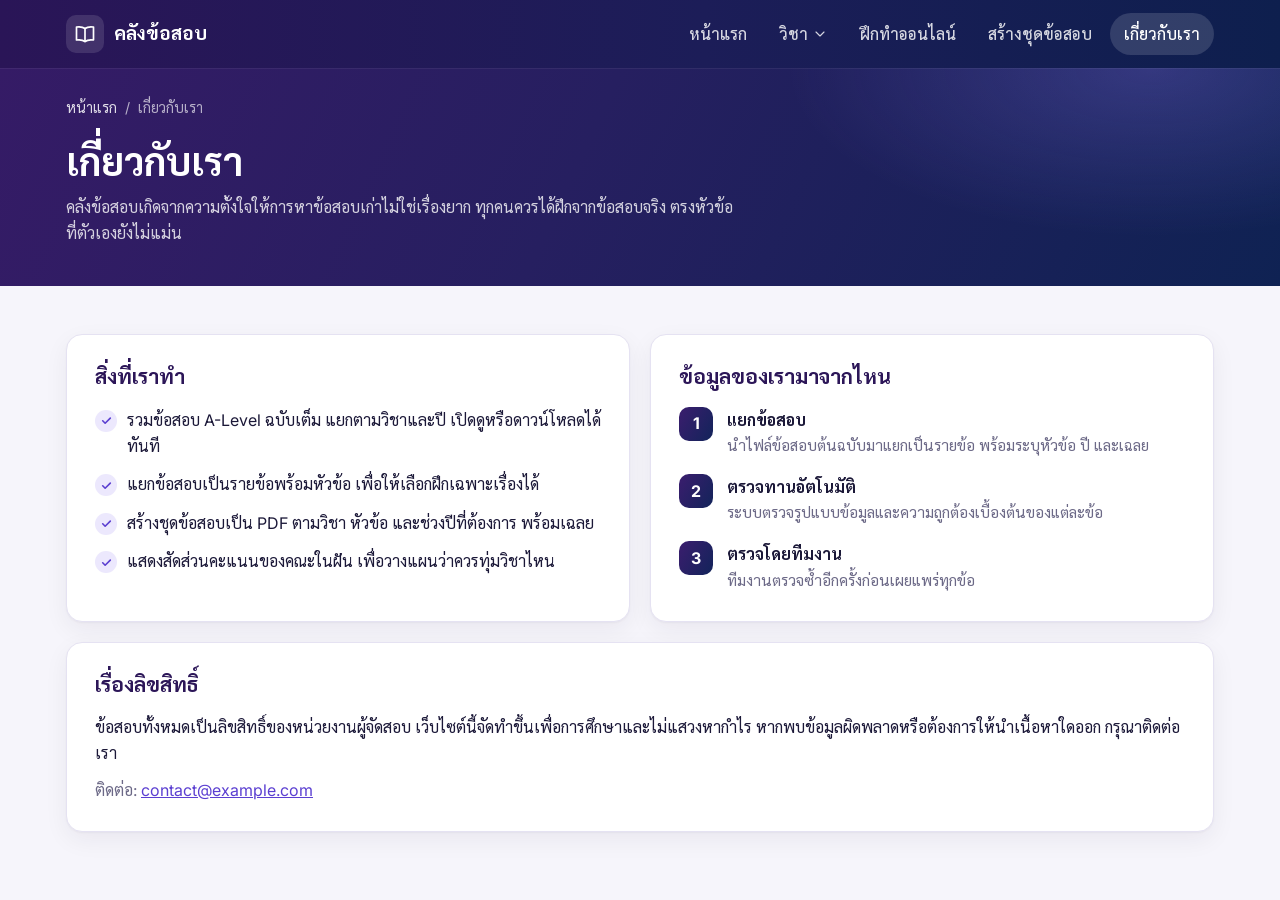
<file: site/about.html>
<!DOCTYPE html>
<html lang="th">
<head>
  <meta charset="UTF-8">
  <meta name="viewport" content="width=device-width, initial-scale=1">
  <title>เกี่ยวกับเรา | คลังข้อสอบ</title>
  <meta name="description" content="ที่มาของคลังข้อสอบ และวิธีที่เราเตรียมข้อมูลข้อสอบ">
  <link rel="icon" href="images/favicon.svg" type="image/svg+xml">
  <link rel="preconnect" href="https://fonts.googleapis.com">
  <link rel="preconnect" href="https://fonts.gstatic.com" crossorigin>
  <link rel="stylesheet" href="https://fonts.googleapis.com/css2?family=Inter:wght@400;500;600;700&family=Sarabun:wght@400;500;600;700&display=swap">
  <link rel="stylesheet" href="css/style.css">
</head>
<body>
  <header id="site-header" class="site-header"></header>

  <main>
    <section class="page-hero">
      <div class="container">
        <nav class="crumbs" aria-label="เส้นทาง">
          <a href="index.html">หน้าแรก</a>
          <span aria-hidden="true">/</span>
          <span>เกี่ยวกับเรา</span>
        </nav>
        <h1>เกี่ยวกับเรา</h1>
        <p class="lead">คลังข้อสอบเกิดจากความตั้งใจให้การหาข้อสอบเก่าไม่ใช่เรื่องยาก ทุกคนควรได้ฝึกจากข้อสอบจริง ตรงหัวข้อที่ตัวเองยังไม่แม่น</p>
      </div>
    </section>

    <section class="section container about-grid">
      <article class="info-card">
        <h2>สิ่งที่เราทำ</h2>
        <ul class="check-list">
          <li>รวมข้อสอบ A-Level ฉบับเต็ม แยกตามวิชาและปี เปิดดูหรือดาวน์โหลดได้ทันที</li>
          <li>แยกข้อสอบเป็นรายข้อพร้อมหัวข้อ เพื่อให้เลือกฝึกเฉพาะเรื่องได้</li>
          <li>สร้างชุดข้อสอบเป็น PDF ตามวิชา หัวข้อ และช่วงปีที่ต้องการ พร้อมเฉลย</li>
          <li>แสดงสัดส่วนคะแนนของคณะในฝัน เพื่อวางแผนว่าควรทุ่มวิชาไหน</li>
        </ul>
      </article>

      <article class="info-card">
        <h2>ข้อมูลของเรามาจากไหน</h2>
        <ol class="steps">
          <li>
            <span class="step-no">1</span>
            <div><strong>แยกข้อสอบ</strong><p>นำไฟล์ข้อสอบต้นฉบับมาแยกเป็นรายข้อ พร้อมระบุหัวข้อ ปี และเฉลย</p></div>
          </li>
          <li>
            <span class="step-no">2</span>
            <div><strong>ตรวจทานอัตโนมัติ</strong><p>ระบบตรวจรูปแบบข้อมูลและความถูกต้องเบื้องต้นของแต่ละข้อ</p></div>
          </li>
          <li>
            <span class="step-no">3</span>
            <div><strong>ตรวจโดยทีมงาน</strong><p>ทีมงานตรวจซ้ำอีกครั้งก่อนเผยแพร่ทุกข้อ</p></div>
          </li>
        </ol>
      </article>

      <article class="info-card info-card-wide">
        <h2>เรื่องลิขสิทธิ์</h2>
        <p>ข้อสอบทั้งหมดเป็นลิขสิทธิ์ของหน่วยงานผู้จัดสอบ เว็บไซต์นี้จัดทำขึ้นเพื่อการศึกษาและไม่แสวงหากำไร หากพบข้อมูลผิดพลาดหรือต้องการให้นำเนื้อหาใดออก กรุณาติดต่อเรา</p>
        <p class="muted">ติดต่อ: <a href="mailto:contact@example.com">contact@example.com</a></p>
      </article>
    </section>
  </main>


  <script src="js/data.js"></script>
  <script src="js/common.js"></script>
  <script src="js/about.js"></script>
</body>
</html>
</file>
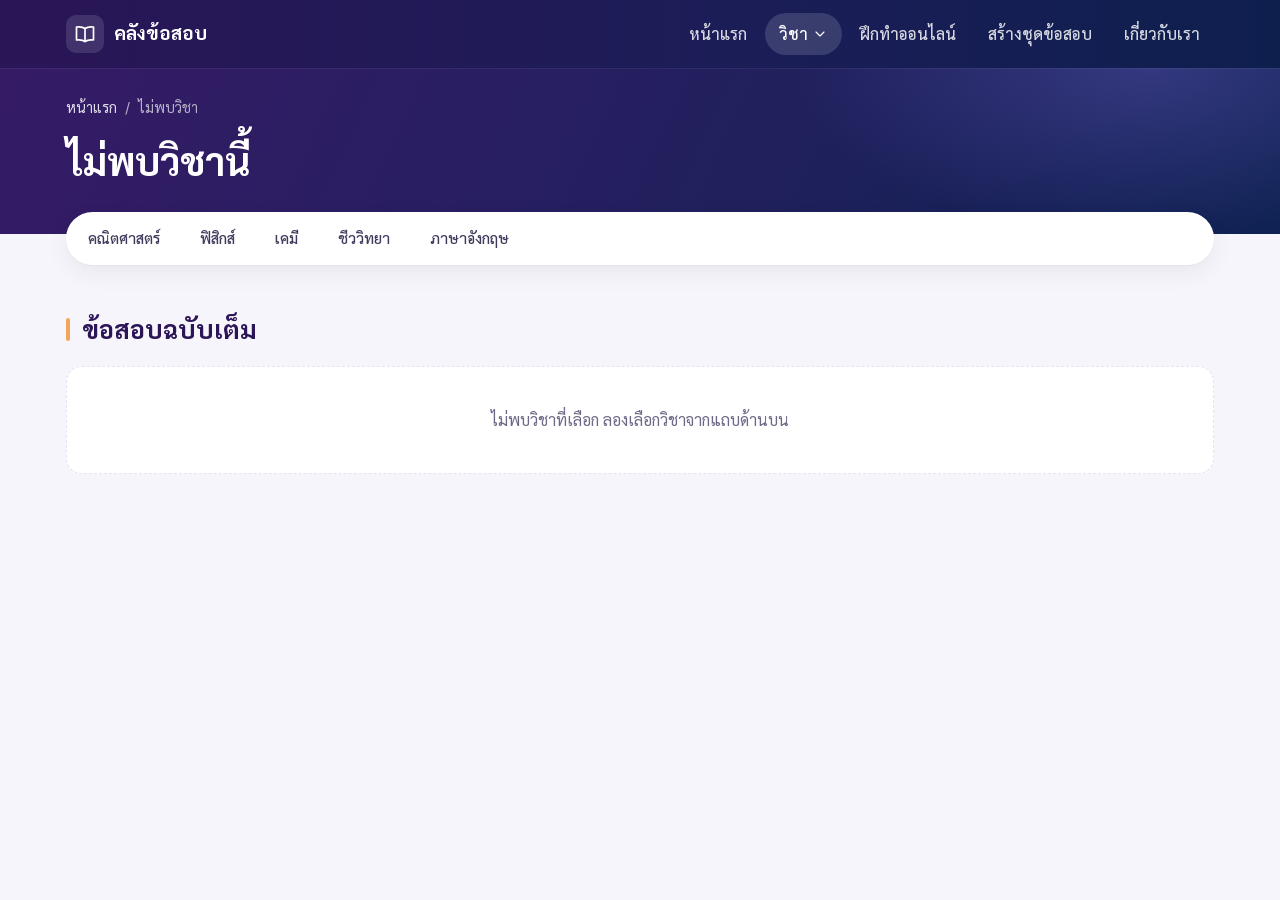
<file: site/subject.html>
<!DOCTYPE html>
<html lang="th">
<head>
  <meta charset="UTF-8">
  <meta name="viewport" content="width=device-width, initial-scale=1">
  <title>ข้อสอบรายวิชา | คลังข้อสอบ</title>
  <meta name="description" content="ข้อสอบ A-Level ฉบับเต็ม แยกตามปี เปิดดูและดาวน์โหลด PDF ได้">
  <link rel="icon" href="images/favicon.svg" type="image/svg+xml">
  <link rel="preconnect" href="https://fonts.googleapis.com">
  <link rel="preconnect" href="https://fonts.gstatic.com" crossorigin>
  <link rel="stylesheet" href="https://fonts.googleapis.com/css2?family=Inter:wght@400;500;600;700&family=Sarabun:wght@400;500;600;700&display=swap">
  <link rel="stylesheet" href="css/style.css">
</head>
<body>
  <header id="site-header" class="site-header"></header>

  <main>
    <section class="page-hero">
      <div class="container">
        <nav class="crumbs" aria-label="เส้นทาง">
          <a href="index.html">หน้าแรก</a>
          <span aria-hidden="true">/</span>
          <span id="crumb-name">วิชา</span>
        </nav>
        <div class="page-hero-row">
          <span class="page-hero-icon" id="subject-icon"></span>
          <div>
            <h1 id="subject-name">กำลังโหลด…</h1>
            <p class="lead" id="subject-desc"></p>
          </div>
        </div>
      </div>
    </section>

    <div class="container">
      <nav class="tabs" id="subject-tabs" aria-label="เลือกวิชา"></nav>
      <nav class="tabs tabs-sub" id="test-tabs" aria-label="เลือกประเภทข้อสอบ" hidden></nav>
    </div>

    <section class="section container" aria-labelledby="exam-title">
      <div class="section-head">
        <h2 class="section-title" id="exam-title">ข้อสอบฉบับเต็ม</h2>
        <div class="head-actions">
          <a class="btn btn-primary" id="practice-link" href="online.html">ฝึกทำออนไลน์</a>
          <a class="btn btn-soft" id="create-link" href="create.html">สร้างชุดข้อสอบวิชานี้</a>
        </div>
      </div>
      <ul class="exam-list" id="exam-list">
        <li class="skeleton-row"></li>
        <li class="skeleton-row"></li>
      </ul>
    </section>
  </main>


  <script src="js/data.js"></script>
  <script src="js/common.js"></script>
  <script src="js/subject.js"></script>
</body>
</html>
</file>
<file: site/css/style.css>
:root {
  --plum-900: #1f0f40;
  --plum-800: #2c1658;
  --plum-700: #3b1d6e;
  --navy-800: #12245a;
  --navy-900: #0c1a42;
  --grad-bar: linear-gradient(90deg, #2a1557 0%, #1c1d58 55%, #0e1f4e 100%);
  --grad-hero: linear-gradient(115deg, #351b66 0%, #261f60 45%, #0f2253 100%);
  --violet-700: #4a31b8;
  --violet-600: #5b3fd1;
  --violet-500: #7058e3;
  --violet-200: #d7cffb;
  --violet-100: #ece8fd;
  --violet-50: #f6f4ff;
  --blue-600: #2f5fd0;
  --orange: #f2a65a;
  --ink: #1b1838;
  --ink-2: #3d3a5c;
  --muted: #6c6987;
  --line: #e5e2f2;
  --bg: #f6f5fb;
  --card: #ffffff;
  --ok: #1f8a5b;
  --ok-bg: #e5f6ee;
  --warn: #9a5b12;
  --warn-bg: #fff2df;
  --radius: 16px;
  --radius-sm: 10px;
  --shadow: 0 1px 2px rgba(27, 24, 56, 0.04), 0 8px 24px rgba(27, 24, 56, 0.06);
  --shadow-lg: 0 12px 32px rgba(27, 24, 56, 0.14);
  --font: "Inter", "Sarabun", system-ui, -apple-system, "Segoe UI", sans-serif;
  --header-h: 68px;
}

*,
*::before,
*::after {
  box-sizing: border-box;
}

html {
  scroll-behavior: smooth;
  scroll-padding-top: calc(var(--header-h) + 16px);
  -webkit-text-size-adjust: 100%;
}

body {
  margin: 0;
  min-height: 100vh;
  display: flex;
  flex-direction: column;
  background: var(--bg);
  color: var(--ink);
  font-family: var(--font);
  font-size: 16px;
  line-height: 1.65;
  -webkit-font-smoothing: antialiased;
}

main {
  flex: 1;
}

img {
  max-width: 100%;
  height: auto;
}

a {
  color: var(--violet-600);
}

h1,
h2,
h3 {
  line-height: 1.3;
  margin: 0;
}

p {
  margin: 0;
}

button,
input,
select {
  font: inherit;
  color: inherit;
}

:focus-visible {
  outline: 3px solid var(--violet-500);
  outline-offset: 2px;
  border-radius: 6px;
}

[hidden] {
  display: none !important;
}

.container {
  width: 100%;
  max-width: 1180px;
  margin: 0 auto;
  padding: 0 16px;
}

.muted {
  color: var(--muted);
}

.icon {
  width: 24px;
  height: 24px;
  flex-shrink: 0;
}

.icon-sm {
  width: 16px;
  height: 16px;
}

.icon-lg {
  width: 40px;
  height: 40px;
}

.site-header {
  position: sticky;
  top: 0;
  z-index: 50;
  background: var(--grad-bar);
  color: #fff;
  min-height: var(--header-h);
  box-shadow: 0 1px 0 rgba(255, 255, 255, 0.06);
}

.nav-bar {
  display: flex;
  align-items: center;
  gap: 24px;
  height: var(--header-h);
}

.brand {
  display: inline-flex;
  align-items: center;
  gap: 10px;
  color: #fff;
  text-decoration: none;
  font-weight: 700;
  font-size: 1.2rem;
}

.brand-mark {
  display: grid;
  place-items: center;
  width: 38px;
  height: 38px;
  border-radius: 10px;
  background: rgba(255, 255, 255, 0.12);
  color: #fff;
}

.nav {
  display: flex;
  align-items: center;
  gap: 4px;
  margin-left: auto;
}

.nav-link {
  display: inline-flex;
  align-items: center;
  gap: 4px;
  padding: 8px 14px;
  border: 0;
  border-radius: 999px;
  background: transparent;
  color: rgba(255, 255, 255, 0.82);
  text-decoration: none;
  font-weight: 500;
  cursor: pointer;
  transition: background 0.15s, color 0.15s;
}

.nav-link:hover {
  color: #fff;
  background: rgba(255, 255, 255, 0.08);
}

.nav-link.is-active {
  color: #fff;
  background: rgba(255, 255, 255, 0.14);
}

.nav-dropdown {
  position: relative;
}

.dropdown-toggle .icon {
  transition: transform 0.2s;
}

.nav-dropdown.is-open .dropdown-toggle .icon {
  transform: rotate(180deg);
}

.dropdown-menu {
  position: absolute;
  top: calc(100% + 10px);
  left: 50%;
  transform: translateX(-50%);
  min-width: 260px;
  padding: 8px;
  border-radius: 14px;
  background: #fff;
  box-shadow: var(--shadow-lg);
  display: none;
}

.nav-dropdown.is-open .dropdown-menu {
  display: block;
}

.dropdown-item {
  display: flex;
  align-items: center;
  gap: 12px;
  padding: 10px 12px;
  border-radius: 10px;
  color: var(--ink);
  text-decoration: none;
  font-weight: 500;
}

.dropdown-item .icon {
  color: var(--violet-600);
  width: 20px;
  height: 20px;
}

.dropdown-item:hover {
  background: var(--violet-50);
}

.nav-toggle {
  display: none;
  margin-left: auto;
  width: 42px;
  height: 42px;
  border: 0;
  border-radius: 10px;
  background: rgba(255, 255, 255, 0.1);
  color: #fff;
  cursor: pointer;
  place-items: center;
}

.btn {
  display: inline-flex;
  align-items: center;
  justify-content: center;
  gap: 8px;
  padding: 11px 22px;
  border: 1.5px solid transparent;
  border-radius: 999px;
  font-weight: 600;
  text-decoration: none;
  cursor: pointer;
  white-space: nowrap;
  transition: transform 0.15s, background 0.15s, box-shadow 0.15s, border-color 0.15s;
}

.btn:active {
  transform: translateY(1px);
}

.btn:disabled {
  opacity: 0.5;
  cursor: not-allowed;
}

.btn-sm {
  padding: 7px 14px;
  font-size: 0.92rem;
}

.btn-primary {
  background: linear-gradient(120deg, var(--violet-600), var(--blue-600));
  color: #fff;
  box-shadow: 0 6px 16px rgba(74, 49, 184, 0.28);
}

.btn-primary:hover:not(:disabled) {
  box-shadow: 0 8px 22px rgba(74, 49, 184, 0.38);
}

.btn-light {
  background: #fff;
  color: var(--plum-700);
}

.btn-light:hover {
  background: var(--violet-100);
}

.btn-outline-light {
  border-color: rgba(255, 255, 255, 0.45);
  color: #fff;
}

.btn-outline-light:hover {
  background: rgba(255, 255, 255, 0.1);
}

.btn-soft {
  background: var(--violet-100);
  color: var(--violet-700);
}

.btn-soft:hover {
  background: var(--violet-200);
}

.btn-ghost-dark {
  border-color: var(--line);
  color: var(--ink-2);
  background: #fff;
}

.btn-ghost-dark:hover {
  border-color: var(--violet-200);
}

.link-btn {
  padding: 0;
  border: 0;
  background: none;
  color: var(--violet-600);
  font-weight: 600;
  font-size: 0.9rem;
  cursor: pointer;
}

.link-btn:hover {
  text-decoration: underline;
}

.hero {
  position: relative;
  overflow: hidden;
  background: radial-gradient(600px 300px at 85% 10%, rgba(143, 124, 247, 0.28), transparent 70%),
    radial-gradient(500px 260px at 10% 110%, rgba(47, 95, 208, 0.35), transparent 70%), var(--grad-hero);
  color: #fff;
}

.hero-inner {
  display: grid;
  grid-template-columns: 1.25fr 0.75fr;
  align-items: center;
  gap: 32px;
  padding-top: 64px;
  padding-bottom: 72px;
}

.eyebrow {
  display: inline-block;
  margin-bottom: 14px;
  padding: 4px 12px;
  border-radius: 999px;
  background: rgba(255, 255, 255, 0.12);
  font-size: 0.85rem;
  font-weight: 600;
}

.hero h1 {
  font-size: clamp(2rem, 4.6vw, 3.2rem);
  font-weight: 700;
}

.hero .lead {
  margin-top: 12px;
  font-size: clamp(1.05rem, 1.8vw, 1.25rem);
  color: rgba(255, 255, 255, 0.82);
  max-width: 34em;
}

.hero-actions {
  display: flex;
  flex-wrap: wrap;
  gap: 12px;
  margin-top: 28px;
}

.hero-art svg {
  width: 100%;
  max-width: 380px;
  height: auto;
  display: block;
  margin-left: auto;
}

.page-hero {
  background: radial-gradient(520px 240px at 90% 0%, rgba(143, 124, 247, 0.25), transparent 70%), var(--grad-hero);
  color: #fff;
  padding: 28px 0 40px;
}

.page-hero h1 {
  font-size: clamp(1.7rem, 3.6vw, 2.4rem);
}

.page-hero .lead {
  margin-top: 6px;
  color: rgba(255, 255, 255, 0.8);
  max-width: 42em;
}

.page-hero-row {
  display: flex;
  align-items: center;
  gap: 18px;
}

.page-hero-icon {
  display: grid;
  place-items: center;
  width: 64px;
  height: 64px;
  border-radius: 18px;
  background: rgba(255, 255, 255, 0.12);
  flex-shrink: 0;
}

.page-hero-icon .icon {
  width: 34px;
  height: 34px;
}

.page-hero-icon:empty {
  display: none;
}

.crumbs {
  display: flex;
  flex-wrap: wrap;
  gap: 8px;
  margin-bottom: 18px;
  font-size: 0.9rem;
  color: rgba(255, 255, 255, 0.65);
}

.crumbs a {
  color: rgba(255, 255, 255, 0.85);
  text-decoration: none;
}

.crumbs a:hover {
  text-decoration: underline;
}

.section {
  padding-top: 48px;
  padding-bottom: 8px;
}

.section:last-child {
  padding-bottom: 64px;
}

.section-head {
  display: flex;
  align-items: center;
  justify-content: space-between;
  flex-wrap: wrap;
  gap: 12px;
  margin-bottom: 20px;
}

.section-head .section-title {
  margin-bottom: 0;
}

.section-title {
  position: relative;
  padding-left: 16px;
  margin-bottom: 20px;
  font-size: clamp(1.35rem, 2.4vw, 1.6rem);
  font-weight: 700;
  color: var(--plum-800);
}

.section-title::before {
  content: "";
  position: absolute;
  left: 0;
  top: 0.2em;
  bottom: 0.2em;
  width: 4px;
  border-radius: 4px;
  background: var(--orange);
}

.section-sub {
  margin: -10px 0 20px;
  color: var(--muted);
}

.subject-grid {
  display: grid;
  grid-template-columns: repeat(3, minmax(0, 1fr));
  gap: 16px;
}

.subject-card {
  display: flex;
  align-items: center;
  gap: 16px;
  padding: 20px;
  border: 1px solid var(--line);
  border-radius: var(--radius);
  background: var(--card);
  color: var(--ink);
  text-decoration: none;
  box-shadow: var(--shadow);
  transition: transform 0.18s, border-color 0.18s, box-shadow 0.18s;
}

.subject-card:hover {
  transform: translateY(-3px);
  border-color: var(--violet-200);
  box-shadow: var(--shadow-lg);
}

.subject-icon {
  display: grid;
  place-items: center;
  width: 56px;
  height: 56px;
  border-radius: 14px;
  background: var(--violet-50);
  color: var(--violet-600);
  flex-shrink: 0;
}

.subject-icon .icon {
  width: 30px;
  height: 30px;
}

.subject-text {
  display: flex;
  flex-direction: column;
  min-width: 0;
  padding-left: 16px;
  border-left: 1px solid var(--line);
}

.subject-text strong {
  font-size: 1.12rem;
  color: var(--plum-800);
}

.subject-text span {
  color: var(--muted);
  font-size: 0.92rem;
}

.subject-arrow {
  margin-left: auto;
  color: var(--plum-700);
  transition: transform 0.18s;
}

.subject-card:hover .subject-arrow {
  transform: translateX(3px);
}

.skeleton-card,
.skeleton-row {
  height: 98px;
  border-radius: var(--radius);
  background: linear-gradient(90deg, #eeecf6 0%, #f7f6fc 50%, #eeecf6 100%);
  background-size: 200% 100%;
  animation: shimmer 1.4s infinite;
  list-style: none;
}

.skeleton-row {
  height: 84px;
}

@keyframes shimmer {
  from {
    background-position: 200% 0;
  }
  to {
    background-position: -200% 0;
  }
}

.dream-card {
  display: grid;
  grid-template-columns: 320px 1fr;
  gap: 28px;
  padding: 28px;
  border: 1px solid var(--line);
  border-radius: var(--radius);
  background: var(--card);
  box-shadow: var(--shadow);
}

.dream-controls {
  display: flex;
  flex-direction: column;
  gap: 18px;
}

.dream-result {
  min-height: 200px;
  padding-left: 28px;
  border-left: 1px solid var(--line);
}

.dream-empty {
  display: flex;
  flex-direction: column;
  align-items: center;
  justify-content: center;
  gap: 10px;
  height: 100%;
  min-height: 200px;
  color: var(--muted);
  text-align: center;
}

.dream-empty .icon {
  color: var(--violet-200);
}

.dream-head {
  display: flex;
  justify-content: space-between;
  align-items: flex-start;
  gap: 12px;
  margin-bottom: 18px;
}

.dream-uni {
  font-size: 0.9rem;
  font-weight: 600;
  color: var(--violet-600);
}

.dream-head h3 {
  font-size: 1.35rem;
  color: var(--plum-800);
}

.stack-bar {
  display: flex;
  height: 14px;
  overflow: hidden;
  border-radius: 999px;
  background: var(--violet-50);
  gap: 2px;
}

.stack-seg {
  display: block;
  height: 100%;
}

.weight-list {
  list-style: none;
  margin: 18px 0 0;
  padding: 0;
  display: grid;
  gap: 4px;
}

.weight-row {
  display: grid;
  grid-template-columns: 12px 1fr auto auto;
  align-items: center;
  gap: 12px;
  padding: 10px 4px;
  border-bottom: 1px dashed var(--line);
}

.weight-row:last-child {
  border-bottom: 0;
}

.weight-dot {
  width: 12px;
  height: 12px;
  border-radius: 4px;
}

.weight-name {
  min-width: 0;
}

.weight-link {
  display: inline-flex;
  align-items: center;
  gap: 2px;
  font-size: 0.85rem;
  font-weight: 600;
  text-decoration: none;
}

.weight-link:hover {
  text-decoration: underline;
}

.weight-pct {
  min-width: 3.2em;
  text-align: right;
  font-weight: 700;
  font-variant-numeric: tabular-nums;
  color: var(--plum-800);
}

.dream-note {
  margin-top: 14px;
  font-size: 0.85rem;
  color: var(--muted);
}

.badge {
  display: inline-flex;
  align-items: center;
  gap: 4px;
  padding: 4px 12px;
  border-radius: 999px;
  font-size: 0.82rem;
  font-weight: 600;
  white-space: nowrap;
}

.badge-ok {
  background: var(--ok-bg);
  color: var(--ok);
}

.badge-warn {
  background: var(--warn-bg);
  color: var(--warn);
}

.badge-muted {
  background: #efeef4;
  color: var(--muted);
}

.field {
  display: flex;
  flex-direction: column;
  gap: 8px;
}

.field-label {
  font-weight: 600;
  color: var(--ink-2);
  font-size: 0.95rem;
}

.field-label-row {
  display: flex;
  justify-content: space-between;
  align-items: baseline;
}

select,
input[type="text"],
input[type="number"] {
  width: 100%;
  min-height: 46px;
  padding: 10px 14px;
  border: 1.5px solid var(--line);
  border-radius: var(--radius-sm);
  background: #fff;
  transition: border-color 0.15s, box-shadow 0.15s;
}

select {
  appearance: none;
  padding-right: 40px;
  background-image: url("data:image/svg+xml,%3Csvg xmlns='http://www.w3.org/2000/svg' viewBox='0 0 24 24' fill='none' stroke='%235b3fd1' stroke-width='2' stroke-linecap='round' stroke-linejoin='round'%3E%3Cpath d='M6 9l6 6 6-6'/%3E%3C/svg%3E");
  background-repeat: no-repeat;
  background-position: right 12px center;
  background-size: 18px;
  cursor: pointer;
}

select:disabled {
  background-color: #f4f3f8;
  color: var(--muted);
  cursor: not-allowed;
}

select:focus,
input:focus {
  outline: none;
  border-color: var(--violet-500);
  box-shadow: 0 0 0 4px rgba(112, 88, 227, 0.15);
}

.tabs {
  display: flex;
  gap: 8px;
  margin-top: -22px;
  padding: 6px;
  overflow-x: auto;
  border-radius: 999px;
  background: #fff;
  box-shadow: var(--shadow);
  scrollbar-width: none;
}

.tabs::-webkit-scrollbar {
  display: none;
}

.tab {
  flex-shrink: 0;
  padding: 8px 16px;
  border-radius: 999px;
  color: var(--ink-2);
  text-decoration: none;
  font-weight: 500;
  font-size: 0.95rem;
}

.tab:hover {
  background: var(--violet-50);
}

.tab.is-active {
  background: linear-gradient(120deg, var(--plum-700), var(--navy-800));
  color: #fff;
}

/* Second-level bar: picks a test type inside the chosen subject */
.tabs-sub {
  width: fit-content;
  max-width: 100%;
  gap: 4px;
  margin-top: 12px;
  padding: 4px;
  box-shadow: none;
  border: 1px solid var(--line);
}

.tabs-sub[hidden] {
  display: none;
}

.tabs-sub .tab {
  padding: 6px 14px;
  font-size: 0.88rem;
}

.tabs-sub .tab.is-active {
  background: var(--violet-50);
  color: var(--violet-700);
  font-weight: 600;
}

.exam-list {
  list-style: none;
  margin: 0;
  padding: 0;
  display: grid;
  gap: 12px;
}

.exam-row {
  display: flex;
  align-items: center;
  gap: 20px;
  padding: 18px 20px;
  border: 1px solid var(--line);
  border-radius: var(--radius);
  background: var(--card);
  box-shadow: var(--shadow);
}

.exam-year {
  display: grid;
  place-items: center;
  width: 76px;
  height: 52px;
  border-radius: 12px;
  background: var(--violet-50);
  color: var(--violet-700);
  font-weight: 700;
  font-size: 1.1rem;
  font-variant-numeric: tabular-nums;
  flex-shrink: 0;
}

.exam-info {
  display: flex;
  flex-direction: column;
  min-width: 0;
}

.exam-info strong {
  color: var(--plum-800);
}

.exam-info .muted {
  display: inline-flex;
  align-items: center;
  gap: 6px;
  font-size: 0.9rem;
}

.exam-actions {
  display: flex;
  flex-wrap: wrap;
  gap: 8px;
  margin-left: auto;
}

.empty-state {
  display: flex;
  flex-direction: column;
  align-items: center;
  gap: 8px;
  padding: 40px 20px;
  border: 1.5px dashed var(--line);
  border-radius: var(--radius);
  background: #fff;
  color: var(--muted);
  text-align: center;
  list-style: none;
}

.empty-state .icon {
  color: var(--violet-200);
}

.builder {
  display: grid;
  grid-template-columns: 360px minmax(0, 1fr);
  align-items: start;
  gap: 24px;
}

.builder-panel {
  position: sticky;
  top: calc(var(--header-h) + 20px);
  display: flex;
  flex-direction: column;
  gap: 22px;
  padding: 24px;
  border: 1px solid var(--line);
  border-radius: var(--radius);
  background: var(--card);
  box-shadow: var(--shadow);
}

.chip-group {
  display: flex;
  flex-wrap: wrap;
  gap: 8px;
}

.chip {
  position: relative;
  cursor: pointer;
}

.chip input {
  position: absolute;
  opacity: 0;
  pointer-events: none;
}

.chip span {
  display: inline-flex;
  align-items: center;
  gap: 6px;
  padding: 6px 14px;
  border: 1.5px solid var(--line);
  border-radius: 999px;
  background: #fff;
  font-size: 0.92rem;
  font-weight: 500;
  transition: all 0.15s;
}

.chip small {
  min-width: 20px;
  padding: 0 6px;
  border-radius: 999px;
  background: var(--violet-50);
  color: var(--violet-700);
  font-size: 0.75rem;
  font-weight: 700;
  text-align: center;
  line-height: 1.6;
}

.chip:hover span {
  border-color: var(--violet-200);
}

.chip input:checked + span {
  border-color: transparent;
  background: linear-gradient(120deg, var(--plum-700), var(--navy-800));
  color: #fff;
}

.chip input:checked + span small {
  background: rgba(255, 255, 255, 0.2);
  color: #fff;
}

.chip input:focus-visible + span {
  outline: 3px solid var(--violet-500);
  outline-offset: 2px;
}

.chip.is-empty span {
  opacity: 0.55;
}

.range-row {
  display: grid;
  grid-template-columns: 1fr auto 1fr;
  align-items: center;
  gap: 10px;
  color: var(--muted);
}

.switch {
  display: flex;
  align-items: center;
  gap: 12px;
  font-weight: 600;
  color: var(--ink-2);
  cursor: pointer;
}

.switch input {
  position: absolute;
  opacity: 0;
  pointer-events: none;
}

.switch-ui {
  position: relative;
  width: 44px;
  height: 26px;
  border-radius: 999px;
  background: #d9d6e6;
  flex-shrink: 0;
  transition: background 0.2s;
}

.switch-ui::after {
  content: "";
  position: absolute;
  top: 3px;
  left: 3px;
  width: 20px;
  height: 20px;
  border-radius: 50%;
  background: #fff;
  box-shadow: 0 1px 3px rgba(0, 0, 0, 0.2);
  transition: transform 0.2s;
}

.switch input:checked + .switch-ui {
  background: var(--violet-600);
}

.switch input:checked + .switch-ui::after {
  transform: translateX(18px);
}

.switch input:focus-visible + .switch-ui {
  outline: 3px solid var(--violet-500);
  outline-offset: 2px;
}

.limit-row {
  display: flex;
  align-items: center;
  flex-wrap: wrap;
  gap: 10px;
  margin-top: 4px;
}

.limit-row input {
  width: 96px;
}

.builder-preview {
  min-width: 0;
}

.preview-head {
  position: sticky;
  top: var(--header-h);
  z-index: 5;
  display: flex;
  align-items: center;
  justify-content: space-between;
  flex-wrap: wrap;
  gap: 12px;
  margin-bottom: 16px;
  padding: 14px 0;
  background: var(--bg);
}

.preview-head h2 {
  font-size: 1.25rem;
  color: var(--plum-800);
}

.preview-list {
  display: grid;
  gap: 14px;
}

.preview-list .q-item {
  padding: 20px 22px;
  border: 1px solid var(--line);
  border-radius: var(--radius);
  background: var(--card);
  box-shadow: var(--shadow);
}

.q-head {
  display: flex;
  align-items: baseline;
  flex-wrap: wrap;
  gap: 10px;
  margin-bottom: 8px;
}

.q-no {
  font-weight: 700;
  font-size: 1.1rem;
  color: var(--plum-800);
}

.q-src {
  padding: 1px 10px;
  border-radius: 999px;
  background: var(--violet-50);
  color: var(--violet-700);
  font-size: 0.8rem;
  font-weight: 600;
}

.q-text {
  overflow-wrap: anywhere;
}

.q-text .katex-display {
  margin: 0.6em 0;
}

.q-figure {
  margin: 14px 0 6px;
}

.q-figure img {
  display: block;
  max-height: 240px;
  width: auto;
}

.q-choices {
  list-style: none;
  margin: 12px 0 0;
  padding: 0;
  display: grid;
  gap: 6px;
}

.q-choices li {
  display: flex;
  gap: 10px;
}

.q-choice-no {
  flex-shrink: 0;
  min-width: 2em;
  font-weight: 600;
  color: var(--ink-2);
}

.q-written {
  display: flex;
  align-items: flex-end;
  gap: 10px;
  margin-top: 14px;
  font-weight: 600;
  color: var(--ink-2);
}

.q-line {
  flex: 1;
  max-width: 280px;
  border-bottom: 1.5px dotted #9b98b3;
  height: 1.2em;
}

.katex {
  font-size: 1.08em;
}

.spinner {
  width: 16px;
  height: 16px;
  border: 2px solid rgba(255, 255, 255, 0.4);
  border-top-color: #fff;
  border-radius: 50%;
  animation: spin 0.8s linear infinite;
}

@keyframes spin {
  to {
    transform: rotate(360deg);
  }
}

body.is-exporting {
  cursor: progress;
}

.pdf-sheet {
  width: 700px;
  padding: 0;
  background: #fff;
  color: #111;
  font-family: var(--font);
  font-size: 15px;
  line-height: 1.6;
}

.pdf-head {
  padding-bottom: 14px;
  margin-bottom: 8px;
  border-bottom: 2px solid var(--plum-700);
}

.pdf-brand {
  font-size: 12px;
  font-weight: 700;
  color: var(--violet-600);
}

.pdf-head h1 {
  font-size: 24px;
  color: var(--plum-800);
}

.pdf-meta {
  font-size: 13px;
  color: #555;
}

.pdf-sheet .q-item {
  padding: 12px 0 14px;
  border-bottom: 1px solid #e6e6ee;
}

.pdf-sheet .q-src {
  background: #f1eefc;
  font-size: 11px;
}

.pdf-sheet .q-figure img {
  max-height: 220px;
}

.pdf-sheet .q-line {
  border-bottom-color: #888;
}

.pdf-answers h2 {
  font-size: 22px;
  color: var(--plum-800);
}

.pdf-answers .pdf-meta {
  margin-bottom: 16px;
}

.pdf-answer-grid {
  display: grid;
  grid-template-columns: repeat(4, 1fr);
  gap: 8px 16px;
}

.pdf-answer {
  padding: 6px 10px;
  border: 1px solid #e3e0f0;
  border-radius: 8px;
}

.pdf-answer b {
  color: var(--plum-800);
}

.about-grid {
  display: grid;
  grid-template-columns: repeat(2, minmax(0, 1fr));
  gap: 20px;
}

.info-card {
  padding: 28px;
  border: 1px solid var(--line);
  border-radius: var(--radius);
  background: var(--card);
  box-shadow: var(--shadow);
}

.info-card h2 {
  margin-bottom: 16px;
  font-size: 1.3rem;
  color: var(--plum-800);
}

.info-card p + p {
  margin-top: 10px;
}

.info-card-wide {
  grid-column: 1 / -1;
}

.check-list {
  list-style: none;
  margin: 0;
  padding: 0;
  display: grid;
  gap: 12px;
}

.check-list li {
  position: relative;
  padding-left: 32px;
}

.check-list li::before {
  content: "";
  position: absolute;
  left: 0;
  top: 3px;
  width: 22px;
  height: 22px;
  border-radius: 50%;
  background: var(--violet-100) url("data:image/svg+xml,%3Csvg xmlns='http://www.w3.org/2000/svg' viewBox='0 0 24 24' fill='none' stroke='%235b3fd1' stroke-width='3' stroke-linecap='round' stroke-linejoin='round'%3E%3Cpath d='M5 12.5l4.5 4.5L19 7.5'/%3E%3C/svg%3E") center / 13px no-repeat;
}

.steps {
  list-style: none;
  margin: 0;
  padding: 0;
  display: grid;
  gap: 16px;
}

.steps li {
  display: flex;
  gap: 14px;
}

.steps p {
  color: var(--muted);
  font-size: 0.95rem;
}

.step-no {
  display: grid;
  place-items: center;
  width: 34px;
  height: 34px;
  border-radius: 10px;
  background: linear-gradient(120deg, var(--plum-700), var(--navy-800));
  color: #fff;
  font-weight: 700;
  flex-shrink: 0;
}

.site-footer {
  margin-top: 32px;
  background: var(--grad-bar);
  color: rgba(255, 255, 255, 0.78);
}

.footer-inner {
  display: grid;
  grid-template-columns: 1fr auto;
  gap: 20px 32px;
  padding-top: 36px;
  padding-bottom: 28px;
}

.footer-brand {
  display: flex;
  gap: 14px;
  align-items: flex-start;
}

.footer-brand strong {
  color: #fff;
  font-size: 1.1rem;
}

.footer-brand p {
  font-size: 0.92rem;
}

.footer-links {
  display: flex;
  flex-wrap: wrap;
  gap: 8px 22px;
  align-items: center;
}

.footer-links a {
  color: rgba(255, 255, 255, 0.85);
  text-decoration: none;
}

.footer-links a:hover {
  color: #fff;
  text-decoration: underline;
}

.footer-copy {
  grid-column: 1 / -1;
  padding-top: 18px;
  border-top: 1px solid rgba(255, 255, 255, 0.12);
  font-size: 0.85rem;
  color: rgba(255, 255, 255, 0.6);
}

.head-actions {
  display: flex;
  flex-wrap: wrap;
  gap: 10px;
}

.page-hero-compact {
  padding-bottom: 32px;
}

.practice-shell {
  max-width: 780px;
  margin: 0 auto;
}

.practice-skeleton {
  height: 360px;
}

.practice-setup {
  position: static;
  max-width: 760px;
  margin: 0 auto;
}

.setup-title {
  margin: 0;
  font-size: 1.35rem;
  color: var(--plum-800);
}

.setup-footer {
  display: flex;
  align-items: center;
  justify-content: space-between;
  gap: 16px;
  padding-top: 4px;
}

.setup-footer p {
  margin: 0;
}

.exam-group-title {
  display: flex;
  flex-direction: column;
  gap: 2px;
  margin-top: 18px;
  padding: 0 4px;
  list-style: none;
}

.exam-group-title:first-child {
  margin-top: 0;
}

.exam-group-title h3 {
  margin: 0;
  font-size: 1.1rem;
  color: var(--plum-800);
}

.exam-group-title .muted {
  font-size: 0.9rem;
}

.subject-tests {
  margin-top: 4px;
  color: var(--violet-700);
  font-size: 0.85rem;
  font-weight: 500;
}

.topic-blocks {
  display: flex;
  flex-direction: column;
  gap: 16px;
}

.topic-block {
  display: flex;
  flex-direction: column;
  gap: 8px;
  padding: 14px 16px;
  border: 1px solid var(--line);
  border-radius: var(--radius-sm, 12px);
  background: var(--violet-50);
}

.topic-block-title {
  color: var(--plum-800);
}

.stats-actions {
  display: flex;
  gap: 8px;
  margin-left: auto;
}

.practice-stats {
  display: flex;
  align-items: center;
  gap: 24px;
  margin-bottom: 16px;
  padding: 12px 20px;
  border: 1px solid var(--line);
  border-radius: var(--radius);
  background: var(--card);
}

.practice-stats .stat {
  display: flex;
  flex-direction: column;
  line-height: 1.2;
}

.practice-stats .stat strong {
  font-size: 1.25rem;
  color: var(--plum-800);
}

.practice-stats .stat span {
  font-size: 0.82rem;
  color: var(--muted);
}

.practice-actions {
  gap: 10px;
}

.practice-actions .practice-hint {
  margin-right: auto;
}

.practice-progress {
  display: flex;
  align-items: center;
  gap: 16px;
  margin-bottom: 16px;
}

.progress-dots {
  display: flex;
  flex: 1;
  gap: 6px;
}

.progress-dot {
  flex: 1;
  height: 8px;
  border-radius: 999px;
  background: var(--line);
  transition: background 0.25s;
}

.progress-dot.is-current {
  background: var(--violet-500);
}

.progress-dot.is-correct {
  background: var(--ok);
}

.progress-dot.is-wrong {
  background: #d64545;
}

.progress-label {
  font-weight: 600;
  font-size: 0.92rem;
  color: var(--ink-2);
  white-space: nowrap;
}

.practice-card {
  padding: 28px;
  border: 1px solid var(--line);
  border-radius: var(--radius);
  background: var(--card);
  box-shadow: var(--shadow);
}

.practice-question {
  font-size: 1.12rem;
  margin-top: 4px;
}

.option-list {
  display: grid;
  gap: 10px;
  margin-top: 20px;
}

.option {
  position: relative;
  display: flex;
  align-items: center;
  gap: 14px;
  padding: 12px 16px;
  border: 1.5px solid var(--line);
  border-radius: 12px;
  background: #fff;
  cursor: pointer;
  transition: border-color 0.15s, background 0.15s, box-shadow 0.15s;
}

.option input {
  position: absolute;
  opacity: 0;
  pointer-events: none;
}

.option:hover {
  border-color: var(--violet-200);
  background: var(--violet-50);
}

.option-key {
  display: grid;
  place-items: center;
  width: 32px;
  height: 32px;
  border: 1.5px solid var(--line);
  border-radius: 50%;
  font-weight: 700;
  font-size: 0.9rem;
  color: var(--ink-2);
  flex-shrink: 0;
  transition: all 0.15s;
}

.option-text {
  min-width: 0;
  overflow-wrap: anywhere;
}

.option:has(input:checked) {
  border-color: var(--violet-500);
  background: var(--violet-50);
  box-shadow: 0 0 0 3px rgba(112, 88, 227, 0.15);
}

.option:has(input:checked) .option-key {
  border-color: var(--violet-600);
  background: var(--violet-600);
  color: #fff;
}

.option:has(input:focus-visible) {
  outline: 3px solid var(--violet-500);
  outline-offset: 2px;
}

.option:has(input:disabled) {
  cursor: default;
}

.option:has(input:disabled):not(.is-correct):not(.is-wrong) {
  opacity: 0.6;
  background: #fff;
  border-color: var(--line);
  box-shadow: none;
}

.option-list .option.is-correct {
  border-color: var(--ok);
  background: var(--ok-bg);
  box-shadow: none;
}

.option-list .option.is-correct .option-key {
  border-color: var(--ok);
  background: var(--ok);
  color: #fff;
}

.option-list .option.is-wrong {
  border-color: #d64545;
  background: #fdecec;
  box-shadow: none;
}

.option-list .option.is-wrong .option-key {
  border-color: #d64545;
  background: #d64545;
  color: #fff;
}

.written-field {
  margin-top: 20px;
}

.written-field input.is-correct {
  border-color: var(--ok);
  background: var(--ok-bg);
}

.written-field input.is-wrong {
  border-color: #d64545;
  background: #fdecec;
}

.feedback {
  display: grid;
  gap: 6px;
  margin-top: 20px;
  padding: 16px 18px;
  border-radius: 12px;
  border-left: 4px solid;
  animation: rise 0.25s ease-out;
}

.feedback.is-correct {
  border-color: var(--ok);
  background: var(--ok-bg);
}

.feedback.is-wrong {
  border-color: #d64545;
  background: #fdecec;
}

.feedback-title {
  display: flex;
  align-items: center;
  gap: 8px;
  font-weight: 700;
  font-size: 1.05rem;
}

.feedback.is-correct .feedback-title {
  color: var(--ok);
}

.feedback.is-wrong .feedback-title {
  color: #b83232;
}

.feedback-explain {
  color: var(--ink-2);
}

@keyframes rise {
  from {
    opacity: 0;
    transform: translateY(6px);
  }
  to {
    opacity: 1;
    transform: none;
  }
}

.practice-actions {
  display: flex;
  align-items: center;
  justify-content: space-between;
  gap: 12px;
  margin-top: 16px;
}

.practice-hint {
  font-size: 0.88rem;
}

.practice-actions .btn {
  min-width: 160px;
}

.result-card {
  display: flex;
  flex-direction: column;
  align-items: center;
  gap: 8px;
  text-align: center;
}

.result-card h2 {
  margin-top: 8px;
  font-size: 1.4rem;
  color: var(--plum-800);
}

.score-ring {
  display: grid;
  place-items: center;
  width: 132px;
  height: 132px;
  border-radius: 50%;
  background: conic-gradient(var(--violet-600) calc(var(--pct) * 1%), var(--violet-100) 0);
}

.score-ring span {
  display: flex;
  align-items: baseline;
  justify-content: center;
  padding-top: 34px;
  width: 104px;
  height: 104px;
  border-radius: 50%;
  background: #fff;
  font-size: 1.1rem;
  color: var(--muted);
}

.score-ring strong {
  font-size: 2.1rem;
  line-height: 1;
  color: var(--plum-800);
}

.review-list {
  list-style: none;
  width: 100%;
  margin: 20px 0 8px;
  padding: 0;
  display: grid;
  gap: 8px;
  text-align: left;
}

.review-row {
  display: flex;
  align-items: center;
  gap: 12px;
  padding: 10px 14px;
  border: 1px solid var(--line);
  border-radius: 12px;
}

.review-mark {
  display: grid;
  place-items: center;
  width: 28px;
  height: 28px;
  border-radius: 50%;
  color: #fff;
  flex-shrink: 0;
}

.review-row.is-correct .review-mark {
  background: var(--ok);
}

.review-row.is-wrong .review-mark {
  background: #d64545;
}

.review-text {
  display: flex;
  flex-wrap: wrap;
  gap: 4px 10px;
  min-width: 0;
}

.review-text .muted {
  font-size: 0.9rem;
}

.result-actions {
  display: flex;
  flex-wrap: wrap;
  justify-content: center;
  gap: 10px;
  margin-top: 8px;
}

@media (max-width: 1024px) {
  .subject-grid {
    grid-template-columns: repeat(2, minmax(0, 1fr));
  }

  .builder {
    grid-template-columns: 300px minmax(0, 1fr);
  }

  .dream-card {
    grid-template-columns: 1fr;
  }

  .dream-result {
    padding-left: 0;
    padding-top: 24px;
    border-left: 0;
    border-top: 1px solid var(--line);
  }

  .dream-controls {
    display: grid;
    grid-template-columns: 1fr 1fr;
  }
}

@media (max-width: 860px) {
  .nav-toggle {
    display: grid;
  }

  .nav {
    position: absolute;
    top: 100%;
    left: 0;
    right: 0;
    display: none;
    flex-direction: column;
    align-items: stretch;
    gap: 2px;
    margin: 0;
    padding: 8px 16px 18px;
    background: var(--plum-900);
    box-shadow: 0 16px 32px rgba(0, 0, 0, 0.25);
  }

  .site-header.nav-open .nav {
    display: flex;
  }

  .nav-link {
    width: 100%;
    justify-content: space-between;
    padding: 12px 14px;
    border-radius: 10px;
  }

  .dropdown-menu {
    position: static;
    transform: none;
    min-width: 0;
    margin: 4px 0 6px;
    padding: 4px;
    background: rgba(255, 255, 255, 0.06);
    box-shadow: none;
  }

  .dropdown-item {
    color: rgba(255, 255, 255, 0.9);
  }

  .dropdown-item .icon {
    color: var(--violet-200);
  }

  .dropdown-item:hover {
    background: rgba(255, 255, 255, 0.08);
  }

  .hero-inner {
    grid-template-columns: 1fr;
    padding-top: 40px;
    padding-bottom: 48px;
  }

  .hero-art {
    display: none;
  }

  .builder {
    grid-template-columns: 1fr;
  }

  .builder-panel {
    position: static;
  }

  .exam-row {
    flex-wrap: wrap;
  }

  .exam-actions {
    width: 100%;
    margin-left: 0;
  }

  .about-grid {
    grid-template-columns: 1fr;
  }
}

@media (max-width: 600px) {
  .subject-grid {
    grid-template-columns: 1fr;
  }

  .subject-card {
    padding: 16px;
  }

  .dream-card {
    padding: 20px;
  }

  .dream-controls {
    grid-template-columns: 1fr;
  }

  .dream-head {
    flex-direction: column-reverse;
  }

  .weight-row {
    grid-template-columns: 12px 1fr auto;
  }

  .weight-link {
    grid-column: 2;
    grid-row: 2;
  }

  .weight-pct {
    grid-row: 1;
    grid-column: 3;
  }

  .page-hero-icon {
    width: 52px;
    height: 52px;
  }

  .exam-row {
    padding: 16px;
    gap: 14px;
  }

  .exam-year {
    width: 64px;
    height: 46px;
  }

  .exam-actions .btn {
    flex: 1;
  }

  .preview-head .btn {
    width: 100%;
  }

  .preview-list .q-item {
    padding: 16px;
  }

  .practice-card {
    padding: 20px 16px;
  }

  .practice-hint {
    display: none;
  }

  .practice-actions .btn {
    width: 100%;
  }

  .result-actions .btn {
    width: 100%;
  }

  .head-actions {
    width: 100%;
  }

  .head-actions .btn {
    flex: 1;
  }

  .footer-inner {
    grid-template-columns: 1fr;
  }

  .info-card {
    padding: 22px;
  }
}
</file>
